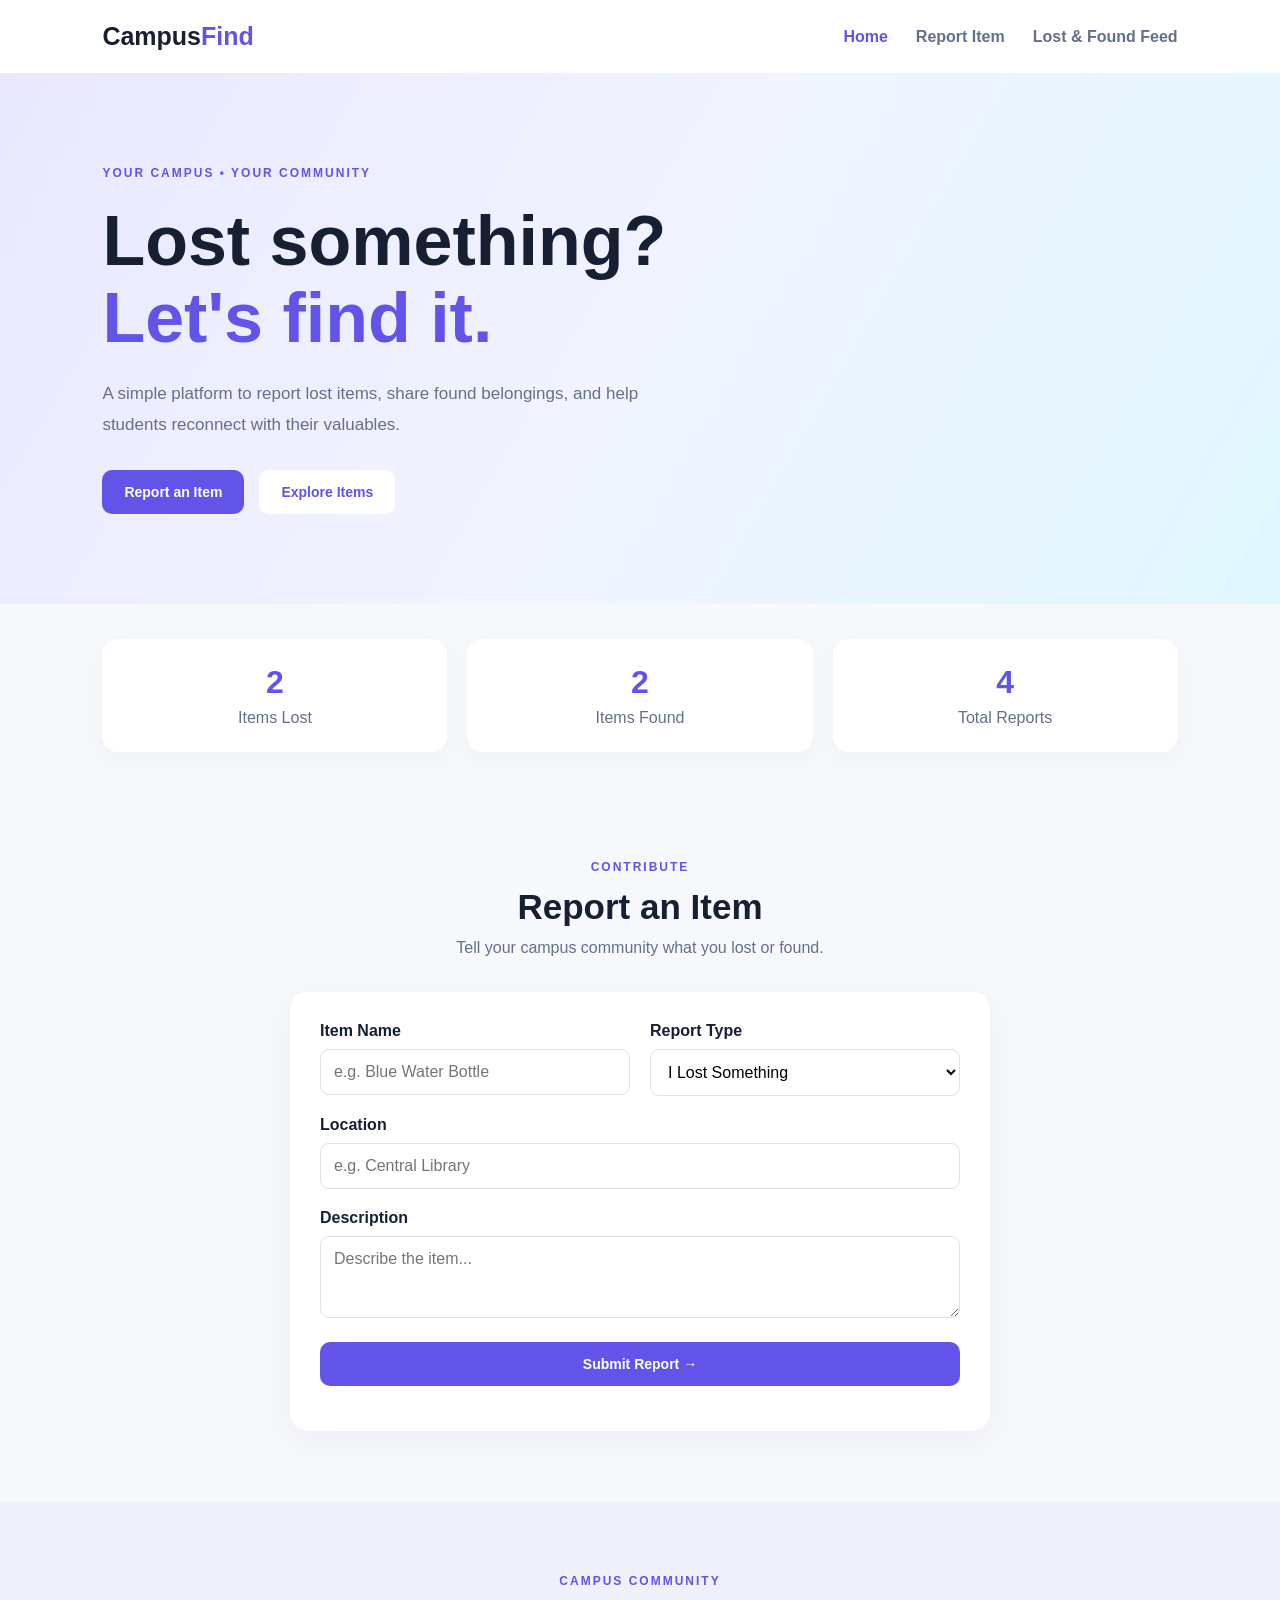
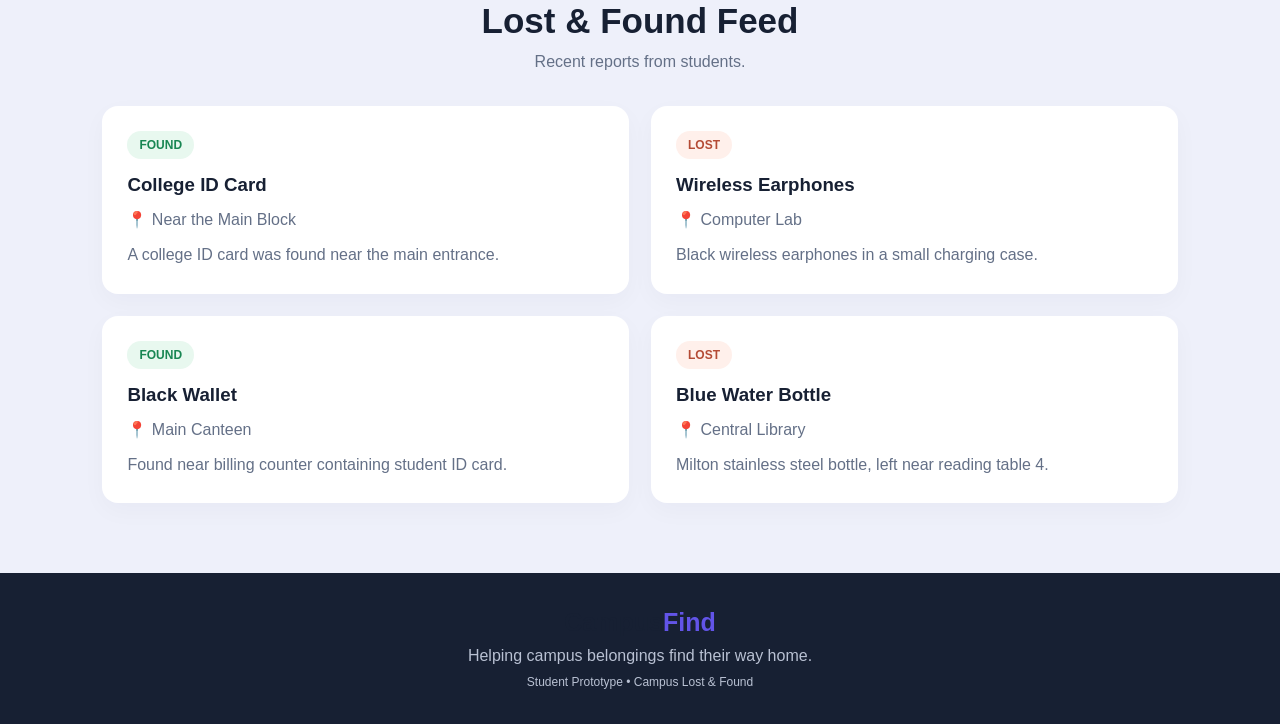
<file: docs/index.html>
<!DOCTYPE html>
<html lang="en">
<head>
    <meta charset="UTF-8">
    <meta name="viewport" content="width=device-width, initial-scale=1.0">
    <title>Campus Lost & Found</title>
    <link rel="stylesheet" href="style.css">
</head>
<body>

    <nav class="navbar">
        <div class="logo">Campus<span>Find</span></div>
        <div class="nav-links">
            <a href="index.html" class="active">Home</a>
            <a href="#report">Report Item</a>
            <a href="#feed">Lost & Found Feed</a>
        </div>
    </nav>

    <header class="hero">
        <div class="hero-content">
            <span class="tag">YOUR CAMPUS • YOUR COMMUNITY</span>
            <h1>Lost something?<br><span>Let's find it.</span></h1>
            <p>A simple platform to report lost items, share found belongings, and help students reconnect with their valuables.</p>
            <div class="hero-buttons">
                <a href="#report" class="btn primary">Report an Item</a>
                <a href="#feed" class="btn secondary">Explore Items</a>
            </div>
        </div>
    </header>

    <section class="stats">
        <div class="stat-card">
            <h2 id="lostCount">2</h2>
            <p>Items Lost</p>
        </div>
        <div class="stat-card">
            <h2 id="foundCount">2</h2>
            <p>Items Found</p>
        </div>
        <div class="stat-card">
            <h2 id="totalCount">4</h2>
            <p>Total Reports</p>
        </div>
    </section>

    <section class="section" id="report">
        <div class="section-heading">
            <span class="tag">CONTRIBUTE</span>
            <h2>Report an Item</h2>
            <p>Tell your campus community what you lost or found.</p>
        </div>

        <form id="itemForm" class="report-form">
            <div class="form-row">
                <div class="form-group">
                    <label for="title">Item Name</label>
                    <input id="title" type="text" placeholder="e.g. Blue Water Bottle" required>
                </div>

                <div class="form-group">
                    <label for="type">Report Type</label>
                    <select id="type" required>
                        <option value="lost">I Lost Something</option>
                        <option value="found">I Found Something</option>
                    </select>
                </div>
            </div>

            <div class="form-group">
                <label for="location">Location</label>
                <input id="location" type="text" placeholder="e.g. Central Library" required>
            </div>

            <div class="form-group">
                <label for="description">Description</label>
                <textarea id="description" rows="3" placeholder="Describe the item..." required></textarea>
            </div>

            <button type="submit" class="btn primary full">Submit Report →</button>
            <p id="message"></p>
        </form>
    </section>

    <section class="section feed-section" id="feed">
        <div class="section-heading">
            <span class="tag">CAMPUS COMMUNITY</span>
            <h2>Lost & Found Feed</h2>
            <p>Recent reports from students.</p>
        </div>

        <div id="itemsContainer" class="items-grid"></div>
    </section>

    <footer>
        <div class="logo">Campus<span>Find</span></div>
        <p>Helping campus belongings find their way home.</p>
        <p class="footer-small">Student Prototype • Campus Lost & Found</p>
    </footer>

    <script src="script.js"></script>
</body>
</html>
</file>
<file: docs/style.css>
* {
    margin: 0;
    padding: 0;
    box-sizing: border-box;
}

html {
    scroll-behavior: smooth;
}

body {
    font-family: "Segoe UI", Arial, sans-serif;
    background: #f7f8fc;
    color: #172033;
}

.navbar {
    display: flex;
    justify-content: space-between;
    align-items: center;
    padding: 22px 8%;
    background: white;
}

.logo {
    font-size: 25px;
    font-weight: 800;
    color: #172033;
}

.logo span {
    color: #6254e8;
}

.nav-links {
    display: flex;
    gap: 28px;
}

.nav-links a {
    text-decoration: none;
    color: #647087;
    font-weight: 600;
}

.nav-links a:hover,
.nav-links .active {
    color: #6254e8;
}

.hero {
    padding: 90px 8%;
    background: linear-gradient(120deg, #e9e8ff, #f1f4ff, #e0f7ff);
}

.hero-content {
    max-width: 760px;
}

.tag {
    color: #6254e8;
    font-size: 12px;
    font-weight: 800;
    letter-spacing: 2px;
}

.hero h1 {
    font-size: clamp(42px, 6vw, 70px);
    line-height: 1.1;
    margin: 22px 0;
}

.hero h1 span {
    color: #6254e8;
}

.hero p {
    color: #647087;
    font-size: 17px;
    line-height: 1.8;
    max-width: 600px;
}

.hero-buttons {
    display: flex;
    gap: 15px;
    margin-top: 30px;
}

.btn {
    display: inline-block;
    border: none;
    border-radius: 10px;
    padding: 14px 22px;
    text-decoration: none;
    font-weight: 700;
    font-size: 14px;
    cursor: pointer;
}

.primary {
    background: #6254e8;
    color: white;
}

.primary:hover {
    background: #4d40ca;
}

.secondary {
    background: white;
    color: #6254e8;
}

.stats {
    display: grid;
    grid-template-columns: repeat(3, 1fr);
    gap: 20px;
    padding: 35px 8%;
}

.stat-card {
    background: white;
    padding: 25px;
    border-radius: 16px;
    text-align: center;
    box-shadow: 0 8px 25px #17203308;
}

.stat-card h2 {
    font-size: 32px;
    color: #6254e8;
}

.stat-card p {
    color: #647087;
    margin-top: 8px;
}

.section {
    padding: 70px 8%;
}

.section-heading {
    text-align: center;
    margin-bottom: 35px;
}

.section-heading h2 {
    font-size: 35px;
    margin: 12px 0;
}

.section-heading p {
    color: #647087;
}

.report-form {
    max-width: 700px;
    margin: auto;
    background: white;
    padding: 30px;
    border-radius: 18px;
    box-shadow: 0 10px 35px #1720330a;
}

.form-row {
    display: grid;
    grid-template-columns: 1fr 1fr;
    gap: 20px;
}

.form-group {
    margin-bottom: 20px;
}

.form-group label {
    display: block;
    font-weight: 700;
    margin-bottom: 9px;
}

input,
select,
textarea {
    width: 100%;
    padding: 13px;
    border: 1px solid #dce0eb;
    border-radius: 9px;
    font: inherit;
    outline: none;
    background: white;
}

input:focus,
select:focus,
textarea:focus {
    border-color: #6254e8;
}

.full {
    width: 100%;
}

#message {
    text-align: center;
    margin-top: 15px;
    color: #188653;
}

.feed-section {
    background: #eef0fa;
}

.items-grid {
    display: grid;
    grid-template-columns: repeat(2, 1fr);
    gap: 22px;
}

.item-card {
    background: white;
    padding: 25px;
    border-radius: 16px;
    box-shadow: 0 8px 25px #17203308;
}

.item-card h3 {
    margin: 15px 0 10px;
}

.item-card p {
    color: #647087;
    line-height: 1.7;
    margin-top: 8px;
}

.item-type {
    display: inline-block;
    padding: 7px 12px;
    border-radius: 30px;
    font-size: 12px;
    font-weight: 800;
}

.item-type.lost {
    color: #b44b35;
    background: #fff0eb;
}

.item-type.found {
    color: #188653;
    background: #e8f8ef;
}

footer {
    background: #172033;
    color: white;
    text-align: center;
    padding: 35px 8%;
}

footer p {
    color: #b9c1d3;
    margin-top: 10px;
}

.footer-small {
    font-size: 12px;
}

@media (max-width: 650px) {
    .navbar {
        flex-direction: column;
        gap: 20px;
    }

    .nav-links {
        gap: 15px;
        flex-wrap: wrap;
        justify-content: center;
    }

    .hero {
        padding: 60px 6%;
    }

    .stats,
    .items-grid,
    .form-row {
        grid-template-columns: 1fr;
    }

    .section {
        padding: 50px 6%;
    }

    .hero-buttons {
        flex-wrap: wrap;
    }
}
</file>
